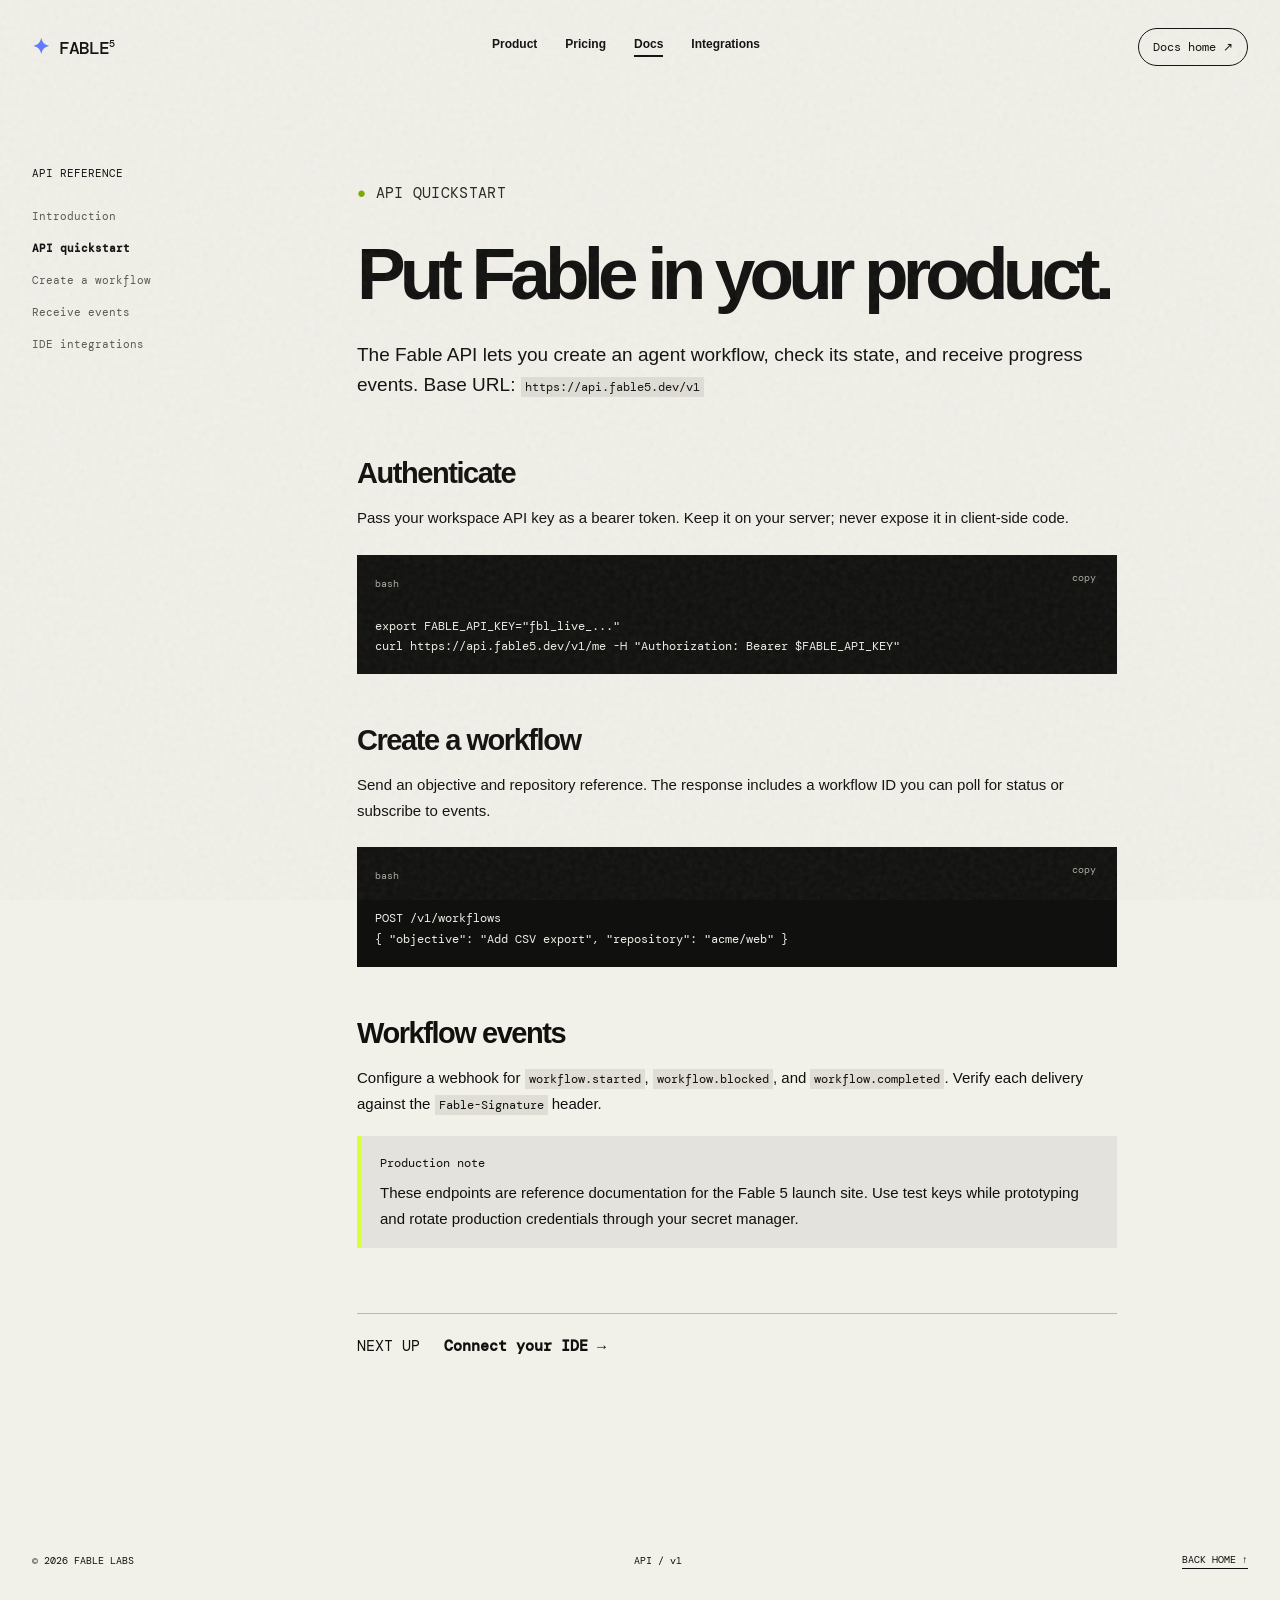
<file: api.html>
﻿<!doctype html><html lang="en"><head><meta charset="utf-8"><meta name="viewport" content="width=device-width,initial-scale=1"><title>API reference — Fable 5</title><link rel="preconnect" href="https://fonts.googleapis.com"><link rel="preconnect" href="https://fonts.gstatic.com" crossorigin><link href="https://fonts.googleapis.com/css2?family=DM+Mono:wght@400;500;600;700;800&display=swap" rel="stylesheet"><link rel="stylesheet" href="style.css"></head><body class="docs"><div class="noise"></div><header class="nav shell"><a class="brand" href="index.html"><b>✦</b> FABLE<sup>5</sup></a><nav><a href="index.html">Product</a><a href="pricing.html">Pricing</a><a class="on" href="docs.html">Docs</a><a href="integrations.html">Integrations</a></nav><a class="button small" href="docs.html">Docs home ↗</a></header><main class="shell docs-layout"><aside><p>API REFERENCE</p><a href="docs.html">Introduction</a><a class="selected" href="api.html">API quickstart</a><a href="#create">Create a workflow</a><a href="#events">Receive events</a><a href="integrations.html">IDE integrations</a></aside><article class="doc"><p class="eyebrow">● API QUICKSTART</p><h1>Put Fable in your product.</h1><p class="intro">The Fable API lets you create an agent workflow, check its state, and receive progress events. Base URL: <code>https://api.fable5.dev/v1</code></p><h2>Authenticate</h2><p>Pass your workspace API key as a bearer token. Keep it on your server; never expose it in client-side code.</p><div class="code"><span>bash</span><button>copy</button><pre>export FABLE_API_KEY="fbl_live_..."<br>curl https://api.fable5.dev/v1/me -H "Authorization: Bearer $FABLE_API_KEY"</pre></div><h2 id="create">Create a workflow</h2><p>Send an objective and repository reference. The response includes a workflow ID you can poll for status or subscribe to events.</p><div class="code"><span>bash</span><button>copy</button><pre>POST /v1/workflows<br>{ "objective": "Add CSV export", "repository": "acme/web" }</pre></div><h2 id="events">Workflow events</h2><p>Configure a webhook for <code>workflow.started</code>, <code>workflow.blocked</code>, and <code>workflow.completed</code>. Verify each delivery against the <code>Fable-Signature</code> header.</p><div class="callout"><b>Production note</b><p>These endpoints are reference documentation for the Fable 5 launch site. Use test keys while prototyping and rotate production credentials through your secret manager.</p></div><hr><p class="next">NEXT UP <a href="integrations.html">Connect your IDE →</a></p></article></main><footer class="shell"><span>© 2026 FABLE LABS</span><span>API / v1</span><a href="index.html">BACK HOME ↑</a></footer><script src="script.js"></script></body></html>
</file>
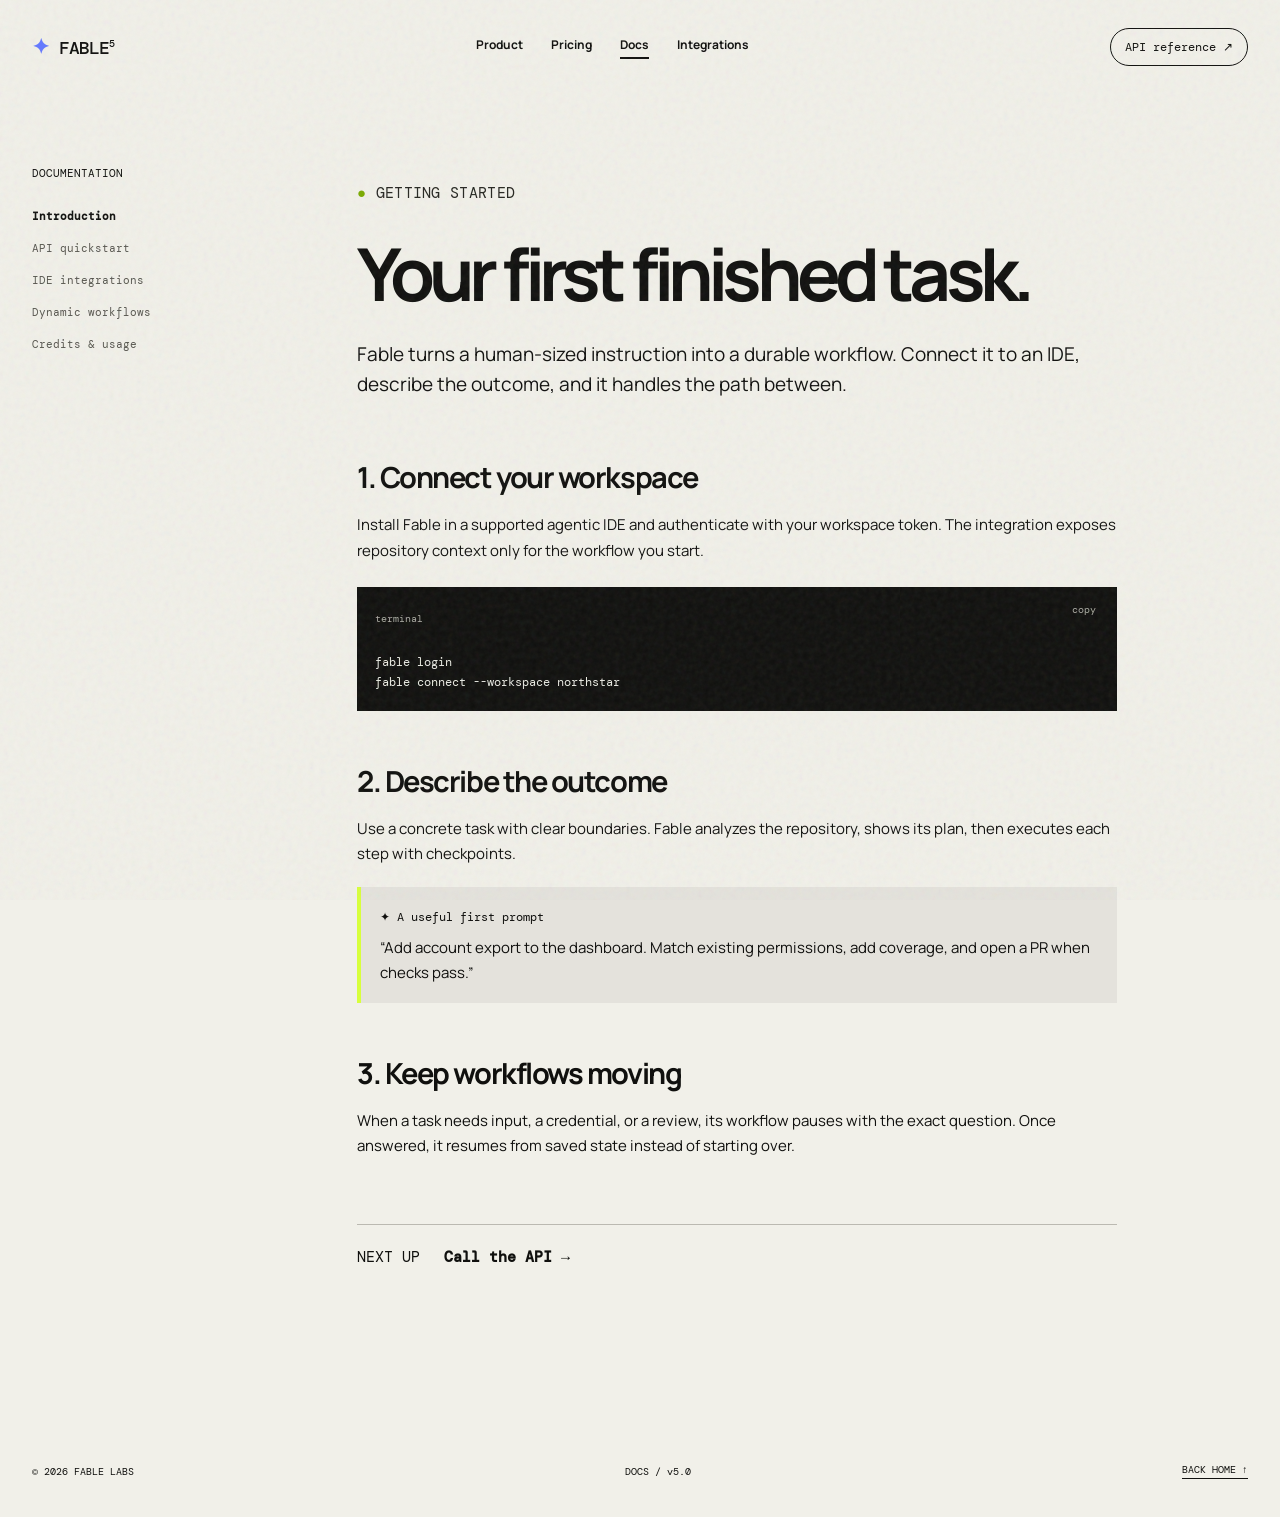
<file: docs.html>
﻿<!doctype html><html lang="en"><head><meta charset="utf-8"><meta name="viewport" content="width=device-width,initial-scale=1"><title>Documentation — Fable 5</title><link rel="preconnect" href="https://fonts.googleapis.com"><link rel="preconnect" href="https://fonts.gstatic.com" crossorigin><link href="https://fonts.googleapis.com/css2?family=DM+Mono:wght@400;500&family=Manrope:wght@400;500;600;700;800&display=swap" rel="stylesheet"><link rel="stylesheet" href="style.css"></head><body class="docs"><div class="noise"></div><header class="nav shell"><a class="brand" href="index.html"><b>✦</b> FABLE<sup>5</sup></a><nav><a href="index.html">Product</a><a href="pricing.html">Pricing</a><a class="on" href="docs.html">Docs</a><a href="integrations.html">Integrations</a></nav><a class="button small" href="api.html">API reference ↗</a></header><main class="shell docs-layout"><aside><p>DOCUMENTATION</p><a class="selected" href="docs.html">Introduction</a><a href="api.html">API quickstart</a><a href="integrations.html">IDE integrations</a><a href="#workflows">Dynamic workflows</a><a href="#credits">Credits &amp; usage</a></aside><article class="doc"><p class="eyebrow">● GETTING STARTED</p><h1>Your first finished task.</h1><p class="intro">Fable turns a human-sized instruction into a durable workflow. Connect it to an IDE, describe the outcome, and it handles the path between.</p><h2>1. Connect your workspace</h2><p>Install Fable in a supported agentic IDE and authenticate with your workspace token. The integration exposes repository context only for the workflow you start.</p><div class="code"><span>terminal</span><button>copy</button><pre>fable login<br>fable connect --workspace northstar</pre></div><h2>2. Describe the outcome</h2><p>Use a concrete task with clear boundaries. Fable analyzes the repository, shows its plan, then executes each step with checkpoints.</p><div class="callout"><b>✦ A useful first prompt</b><p>“Add account export to the dashboard. Match existing permissions, add coverage, and open a PR when checks pass.”</p></div><h2 id="workflows">3. Keep workflows moving</h2><p>When a task needs input, a credential, or a review, its workflow pauses with the exact question. Once answered, it resumes from saved state instead of starting over.</p><hr><p class="next">NEXT UP <a href="api.html">Call the API →</a></p></article></main><footer class="shell"><span>© 2026 FABLE LABS</span><span>DOCS / v5.0</span><a href="index.html">BACK HOME ↑</a></footer><script src="script.js"></script></body></html>
</file>
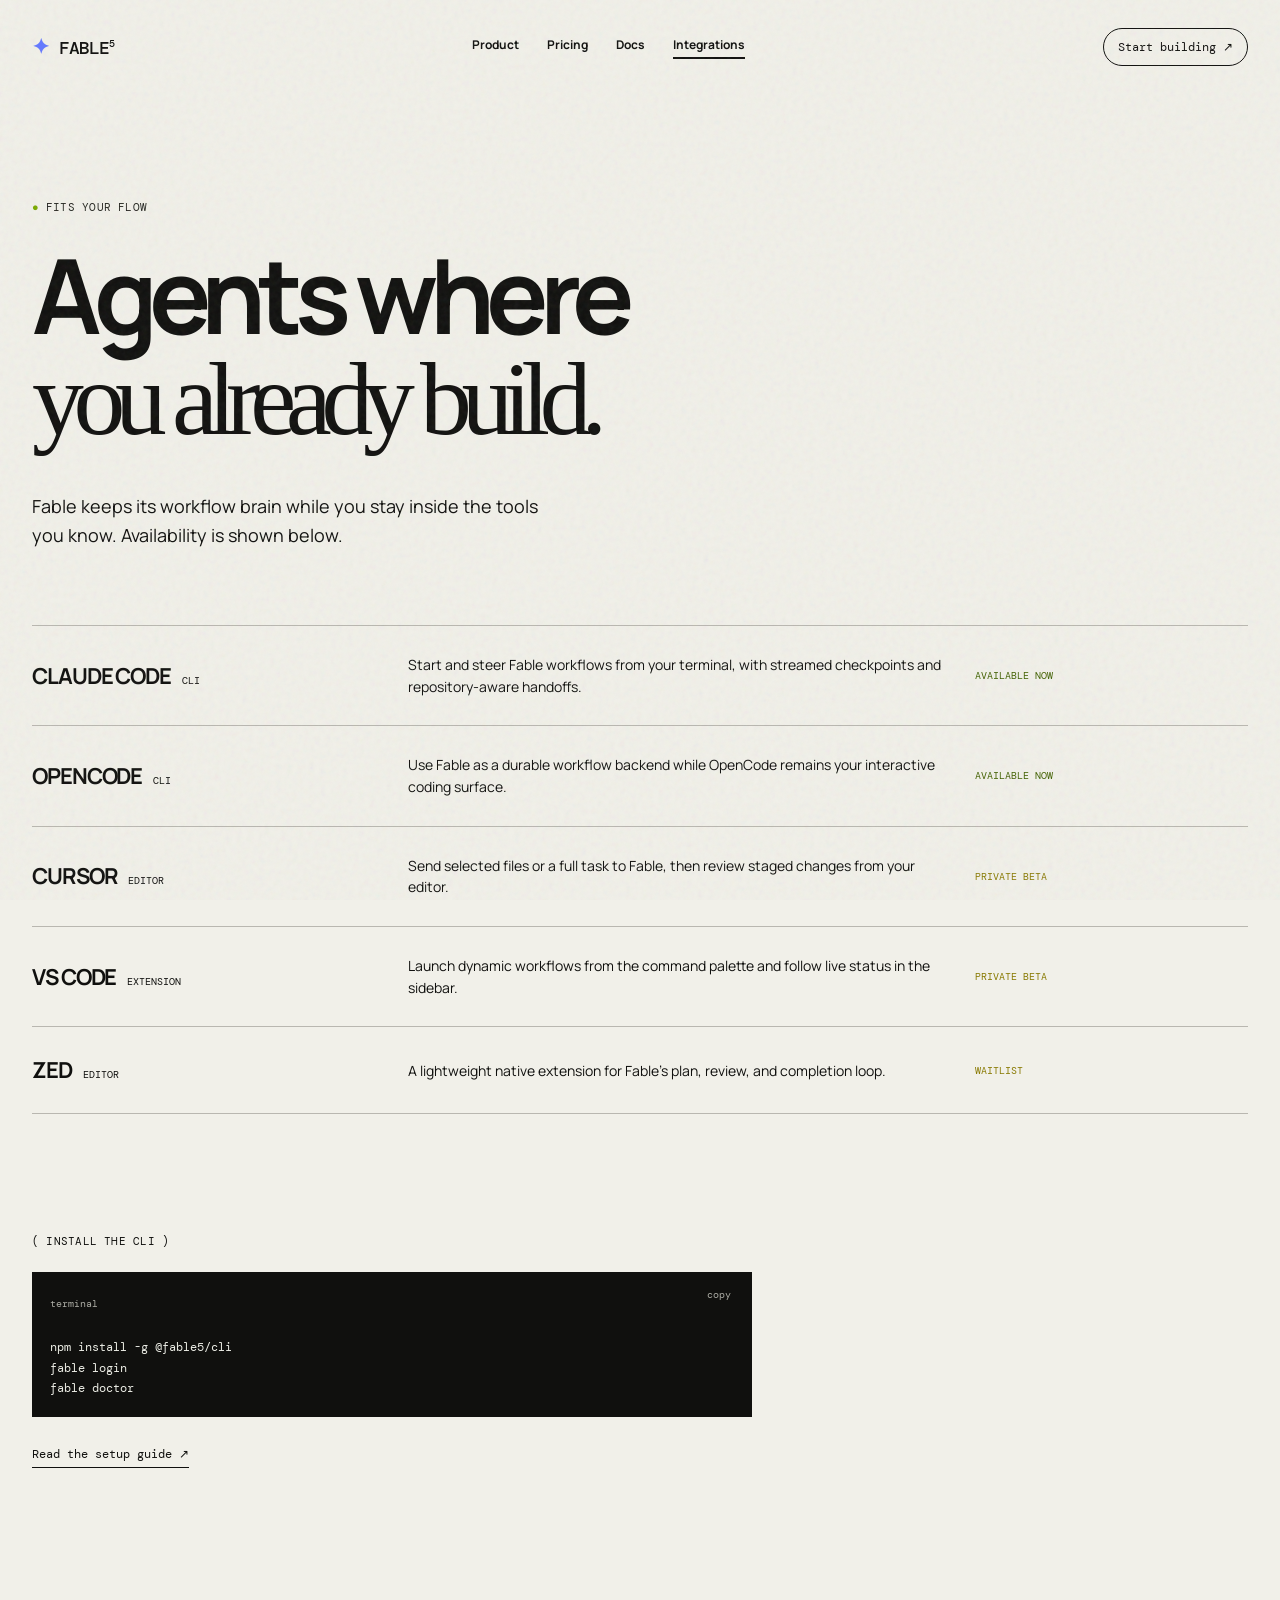
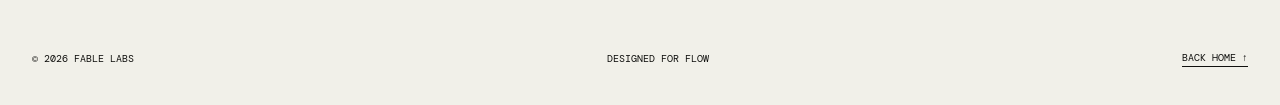
<file: integrations.html>
﻿<!doctype html><html lang="en"><head><meta charset="utf-8"><meta name="viewport" content="width=device-width,initial-scale=1"><title>Integrations — Fable 5</title><link rel="preconnect" href="https://fonts.googleapis.com"><link rel="preconnect" href="https://fonts.gstatic.com" crossorigin><link href="https://fonts.googleapis.com/css2?family=DM+Mono:wght@400;500&family=Manrope:wght@400;500;600;700;800&display=swap" rel="stylesheet"><link rel="stylesheet" href="style.css"></head><body class="inside"><div class="noise"></div><header class="nav shell"><a class="brand" href="index.html"><b>✦</b> FABLE<sup>5</sup></a><nav><a href="index.html">Product</a><a href="pricing.html">Pricing</a><a href="docs.html">Docs</a><a class="on" href="integrations.html">Integrations</a></nav><a class="button small" href="docs.html">Start building ↗</a></header><main class="shell page"><p class="eyebrow">● FITS YOUR FLOW</p><h1>Agents where<br><em>you already build.</em></h1><p class="lede">Fable keeps its workflow brain while you stay inside the tools you know. Availability is shown below.</p><section class="integrations"><article><div><b>CLAUDE CODE</b><span>CLI</span></div><p>Start and steer Fable workflows from your terminal, with streamed checkpoints and repository-aware handoffs.</p><strong>AVAILABLE NOW</strong></article><article><div><b>OPENCODE</b><span>CLI</span></div><p>Use Fable as a durable workflow backend while OpenCode remains your interactive coding surface.</p><strong>AVAILABLE NOW</strong></article><article><div><b>CURSOR</b><span>EDITOR</span></div><p>Send selected files or a full task to Fable, then review staged changes from your editor.</p><strong class="soon">PRIVATE BETA</strong></article><article><div><b>VS CODE</b><span>EXTENSION</span></div><p>Launch dynamic workflows from the command palette and follow live status in the sidebar.</p><strong class="soon">PRIVATE BETA</strong></article><article><div><b>ZED</b><span>EDITOR</span></div><p>A lightweight native extension for Fable’s plan, review, and completion loop.</p><strong class="soon">WAITLIST</strong></article></section><section class="install"><p class="label">( INSTALL THE CLI )</p><div class="code"><span>terminal</span><button>copy</button><pre>npm install -g @fable5/cli<br>fable login<br>fable doctor</pre></div><a class="text-link" href="docs.html">Read the setup guide ↗</a></section></main><footer class="shell"><span>© 2026 FABLE LABS</span><span>DESIGNED FOR FLOW</span><a href="index.html">BACK HOME ↑</a></footer><script src="script.js"></script></body></html>
</file>
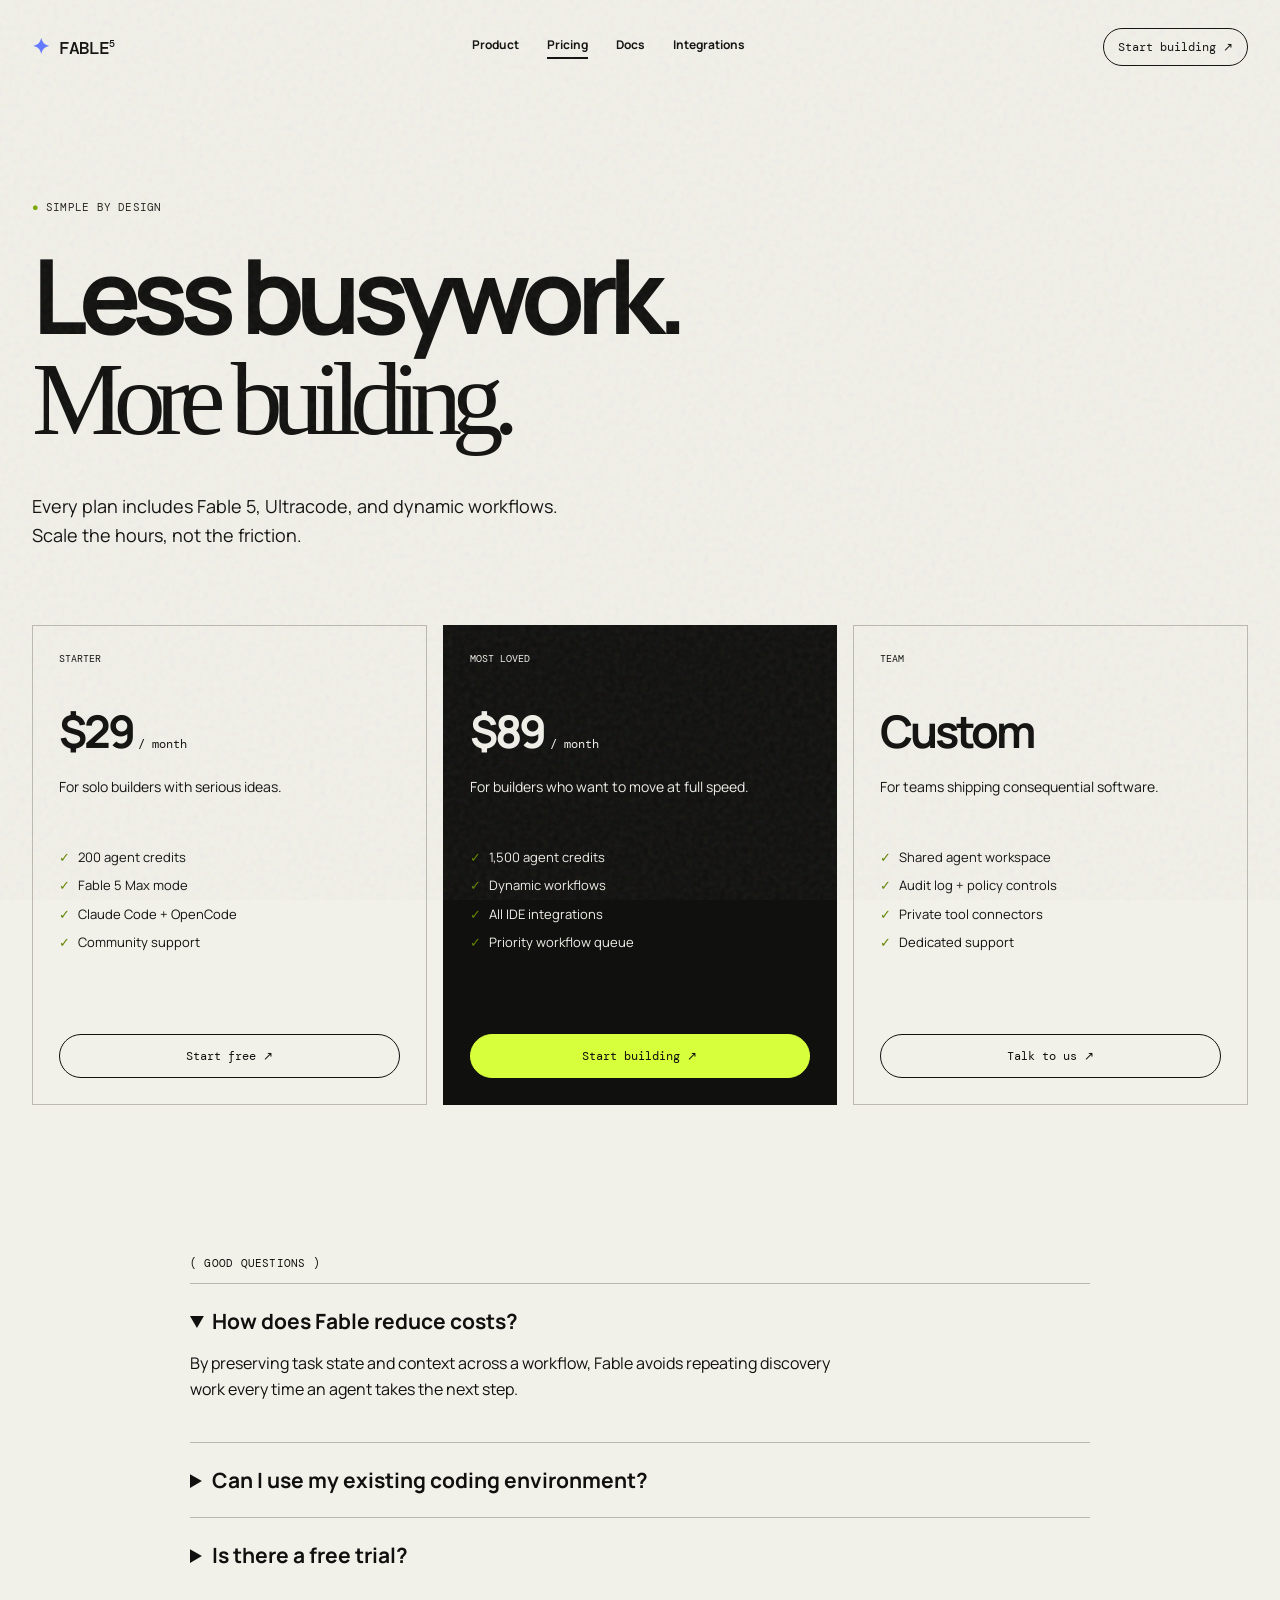
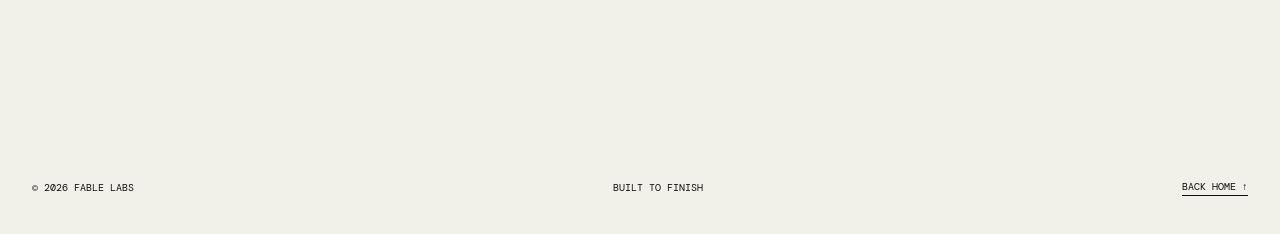
<file: pricing.html>
﻿<!doctype html><html lang="en"><head><meta charset="utf-8"><meta name="viewport" content="width=device-width,initial-scale=1"><title>Pricing — Fable 5</title><link rel="preconnect" href="https://fonts.googleapis.com"><link rel="preconnect" href="https://fonts.gstatic.com" crossorigin><link href="https://fonts.googleapis.com/css2?family=DM+Mono:wght@400;500&family=Manrope:wght@400;500;600;700;800&display=swap" rel="stylesheet"><link rel="stylesheet" href="style.css"></head><body class="inside"><div class="noise"></div><header class="nav shell"><a class="brand" href="index.html"><b>✦</b> FABLE<sup>5</sup></a><nav><a href="index.html">Product</a><a class="on" href="pricing.html">Pricing</a><a href="docs.html">Docs</a><a href="integrations.html">Integrations</a></nav><a class="button small" href="docs.html">Start building ↗</a></header><main class="shell page"><p class="eyebrow">● SIMPLE BY DESIGN</p><h1>Less busywork.<br><em>More building.</em></h1><p class="lede">Every plan includes Fable 5, Ultracode, and dynamic workflows. Scale the hours, not the friction.</p><section class="plans"><article><span>STARTER</span><h2>$29 <small>/ month</small></h2><p>For solo builders with serious ideas.</p><ul><li>200 agent credits</li><li>Fable 5 Max mode</li><li>Claude Code + OpenCode</li><li>Community support</li></ul><a class="button" href="docs.html">Start free ↗</a></article><article class="chosen"><span>MOST LOVED</span><h2>$89 <small>/ month</small></h2><p>For builders who want to move at full speed.</p><ul><li>1,500 agent credits</li><li>Dynamic workflows</li><li>All IDE integrations</li><li>Priority workflow queue</li></ul><a class="button" href="docs.html">Start building ↗</a></article><article><span>TEAM</span><h2>Custom</h2><p>For teams shipping consequential software.</p><ul><li>Shared agent workspace</li><li>Audit log + policy controls</li><li>Private tool connectors</li><li>Dedicated support</li></ul><a class="button" href="mailto:hello@fable5.dev">Talk to us ↗</a></article></section><section class="faq"><p class="label">( GOOD QUESTIONS )</p><details open><summary>How does Fable reduce costs?</summary><p>By preserving task state and context across a workflow, Fable avoids repeating discovery work every time an agent takes the next step.</p></details><details><summary>Can I use my existing coding environment?</summary><p>Yes. Fable connects to the tools your team already prefers. See the integrations guide for availability.</p></details><details><summary>Is there a free trial?</summary><p>Every new workspace starts with 50 credits. No card required.</p></details></section></main><footer class="shell"><span>© 2026 FABLE LABS</span><span>BUILT TO FINISH</span><a href="index.html">BACK HOME ↑</a></footer></body></html>
</file>
<file: style.css>
﻿:root{--ink:#10100e;--paper:#f1f0e9;--lime:#d7ff3c;--blue:#6278ff;--mono:'DM Mono',monospace}*{box-sizing:border-box}html{scroll-behavior:smooth}body{margin:0;background:var(--paper);color:var(--ink);font-family:Manrope,Arial,sans-serif}.shell{width:min(1320px,calc(100% - 64px));margin:auto}.noise{position:fixed;inset:0;z-index:9;pointer-events:none;opacity:.07;background-image:url("data:image/svg+xml,%3Csvg viewBox='0 0 180 180' xmlns='http://www.w3.org/2000/svg'%3E%3Cfilter id='n'%3E%3CfeTurbulence type='fractalNoise' baseFrequency='.9' numOctaves='4'/%3E%3C/filter%3E%3Crect width='100%25' height='100%25' filter='url(%23n)'/%3E%3C/svg%3E")}.glow{position:fixed;z-index:-1;width:350px;height:350px;background:radial-gradient(circle,rgba(215,255,60,.19),transparent 68%);pointer-events:none;transform:translate(-50%,-50%)}.nav{height:94px;display:flex;align-items:center;justify-content:space-between}.brand{font:500 18px var(--mono);text-decoration:none;color:inherit;letter-spacing:-1px}.brand b{color:var(--blue);font-size:21px}.brand sup{font-size:10px}.nav nav{display:flex;gap:28px}.nav nav a,a{color:inherit;text-decoration:none}.nav nav a{font-size:12px;font-weight:700}.nav .on{border-bottom:2px solid var(--ink);padding-bottom:4px}.button{display:inline-block;border:1px solid var(--ink);padding:13px 16px;border-radius:40px;font:12px var(--mono)}.button:hover{background:var(--ink);color:var(--paper)}.small{padding:10px 14px}.eyebrow,.label{font:11px var(--mono);letter-spacing:.02em}.eyebrow{color:#262621}.eyebrow:first-letter{color:#7baa00}.hero{min-height:760px;position:relative;overflow:hidden;padding-top:65px}.hero h1,.page h1{font-size:clamp(60px,8.1vw,126px);letter-spacing:-.08em;line-height:.89;margin:38px 0;position:relative;z-index:1}.hero h1 em,.page h1 em,.loop h2 em,.cta h2 em{font:400 1em Georgia,serif;letter-spacing:-.1em}.hero-bottom{position:relative;z-index:2;display:flex;justify-content:space-between;align-items:end}.hero-bottom p{width:300px;font-size:15px;line-height:1.6}.disc{width:118px;height:118px;border-radius:50%;background:var(--lime);font:10px var(--mono);padding:38px 0 0 23px;position:relative}.disc b{position:absolute;right:17px;bottom:15px;font-size:22px}.cosmos{position:absolute;width:590px;height:590px;right:-65px;top:105px}.cosmos i{position:absolute;inset:105px 0;border:1px solid rgba(0,0,0,.25);border-radius:50%;transform:rotate(-25deg);animation:spin 18s linear infinite}.cosmos i:nth-child(2){inset:65px;border-color:rgba(0,0,0,.13);animation-direction:reverse;animation-duration:25s}.cosmos div{position:absolute;inset:180px;border-radius:50%;background:radial-gradient(circle at 32% 25%,#edffc5 0 4%,#707c38 18%,#202610 40%,#d6ff3c 59%,#6b7aff 75%,#191919 84%);display:grid;place-items:center;font:37px var(--mono);box-shadow:inset -28px -28px 60px #14140e,18px 25px 48px #777}.cosmos b{position:absolute;width:15px;height:15px;background:var(--blue);border-radius:50%;left:190px;top:80px;box-shadow:0 0 28px 8px #6f80ff}.hero-note{position:absolute;bottom:40px;left:0;font:10px var(--mono)}.stats{background:var(--ink);color:var(--paper);padding:55px 0}.stats .shell{display:flex;gap:9%;align-items:end}.stats article{display:flex;align-items:center;gap:15px}.stats b{font-size:62px;letter-spacing:-.09em}.stats span,.stats small{font:11px var(--mono);line-height:1.5}.stats small{margin-left:auto;opacity:.7}.features{padding:160px 0;display:grid;grid-template-columns:repeat(3,1fr);gap:18px;position:relative}.features .label{position:absolute;top:115px}.card{height:500px;padding:25px;position:relative;overflow:hidden}.card span{font:10px var(--mono);position:relative;z-index:2}.card h2{font-size:48px;line-height:.9;letter-spacing:-.07em;position:relative;z-index:2;margin:26px 0}.card p{font-size:14px;line-height:1.6;max-width:280px;position:relative;z-index:2}.lime{background:var(--lime)}.lime>b{font-size:115px;position:absolute;right:-16px;bottom:-35px}.black{background:var(--ink);color:var(--paper)}.black code{position:absolute;left:25px;right:25px;bottom:25px;background:#252522;padding:16px;font:11px var(--mono);line-height:1.8}.black strong{color:var(--lime);font-weight:400}.photo{color:#fff;background:#222}.photo img{position:absolute;inset:0;width:100%;height:100%;object-fit:cover;opacity:.72;transition:transform .6s}.photo:hover img{transform:scale(1.07)}.loop{padding:0 0 160px}.loop h2,.cta h2{font-size:clamp(54px,7.6vw,112px);letter-spacing:-.08em;line-height:.9;margin:38px 0 80px}.loop>div{display:grid;grid-template-columns:repeat(3,1fr);border-top:1px solid #b9b8b1}.loop article{padding:24px 35px 20px 0;border-right:1px solid #b9b8b1}.loop article+article{padding-left:25px}.loop article:last-child{border:0}.loop article>b{font:11px var(--mono)}.loop h3{font-size:29px;letter-spacing:-.05em;margin:55px 0 10px}.loop p{font-size:14px;line-height:1.6;max-width:250px}.text-link{font:12px var(--mono);border-bottom:1px solid;padding-bottom:5px}.tools{background:#dfddd5;padding:44px 0}.tools p{font:10px var(--mono)}.tools .shell>div{display:flex;justify-content:space-between;align-items:center}.tools b{font-size:20px;letter-spacing:-.06em;line-height:.9}.cta{position:relative;overflow:hidden;background:var(--blue);color:#f5f3ed;min-height:590px}.cta>.shell{padding-top:105px;position:relative;z-index:1}.cta h2{margin:52px 0}.email{font:clamp(18px,2vw,28px) var(--mono);border-bottom:2px solid;padding-bottom:8px}.rings{position:absolute;width:700px;height:700px;border:1px solid rgba(255,255,255,.35);border-radius:50%;right:-130px;bottom:-330px;box-shadow:0 0 0 90px rgba(255,255,255,.08),0 0 0 180px rgba(255,255,255,.04);animation:breathe 7s ease-in-out infinite}footer{min-height:92px;display:flex;align-items:center;justify-content:space-between;font:10px var(--mono)}footer a{border-bottom:1px solid;padding-bottom:2px}.inside .page{padding:95px 0 150px}.page h1{margin:34px 0}.lede{max-width:530px;font-size:18px;line-height:1.6}.plans{display:grid;grid-template-columns:repeat(3,1fr);gap:16px;margin-top:75px}.plans article{border:1px solid #bbb9b1;padding:26px;min-height:480px;display:flex;flex-direction:column}.plans .chosen{background:var(--ink);color:var(--paper);border-color:var(--ink)}.plans span,.integrations strong{font:10px var(--mono)}.plans h2{font-size:45px;letter-spacing:-.07em;margin:35px 0 0}.plans h2 small{font:12px var(--mono);letter-spacing:0}.plans p{font-size:14px;line-height:1.55}.plans ul{padding:18px 0 0;list-style:none;font-size:13px;line-height:2.2}.plans li:before{content:'✓';color:#638500;margin-right:8px}.plans .button{margin-top:auto;text-align:center}.chosen .button{background:var(--lime);color:var(--ink);border-color:var(--lime)}.faq{margin:150px auto 0;max-width:900px}.faq details{border-top:1px solid #b8b7af;padding:23px 0}.faq summary{font-size:21px;font-weight:700;cursor:pointer}.faq p{max-width:650px;line-height:1.6}.docs-layout{display:grid;grid-template-columns:225px 1fr;gap:100px;padding:72px 0 140px}.docs aside{font:11px var(--mono);position:sticky;top:20px;height:max-content}.docs aside p{margin:0 0 20px}.docs aside a{display:block;padding:9px 0;color:#57564f}.docs aside .selected{color:var(--ink);font-weight:700}.doc{max-width:760px}.doc h1{font-size:clamp(46px,5.7vw,83px);letter-spacing:-.08em;line-height:.9;margin:34px 0}.doc .intro{font-size:19px;line-height:1.55;margin-bottom:58px}.doc h2{font-size:29px;letter-spacing:-.05em;margin:50px 0 10px}.doc p{line-height:1.7;font-size:15px}.doc code{font:12px var(--mono);background:#dfddd6;padding:2px 4px}.code{background:var(--ink);color:#ecede5;margin:24px 0;padding:18px;position:relative}.code span,.code button{font:10px var(--mono);color:#acaca4}.code button{border:0;background:transparent;position:absolute;right:15px;top:15px;cursor:pointer}.code pre{font:12px/1.7 var(--mono);white-space:pre-wrap;margin:25px 0 0}.callout{border-left:4px solid var(--lime);background:#e4e2dc;padding:17px 19px;margin-top:20px}.callout b{font:12px var(--mono)}.callout p{margin:9px 0 0}.doc hr{border:0;border-top:1px solid #bbb9b1;margin:65px 0 20px}.next{font:11px var(--mono)}.next a{margin-left:15px;font-weight:700}.integrations{margin-top:75px;border-top:1px solid #b9b7b0}.integrations article{display:grid;grid-template-columns:1.3fr 2fr 1fr;gap:20px;align-items:center;border-bottom:1px solid #b9b7b0;padding:28px 0}.integration-name{display:flex}.integrations article div>b{font-size:22px;letter-spacing:-.05em}.integrations article span{font:10px var(--mono);margin-left:11px}.integrations article p{font-size:14px;line-height:1.55;margin:0}.integrations strong{color:#426100}.integrations .soon{color:#887900}.install{margin-top:120px;max-width:720px}.install .label{margin-bottom:22px}@keyframes spin{to{transform:rotate(335deg)}}@keyframes breathe{50%{transform:scale(1.08)}}@media(max-width:760px){.shell{width:calc(100% - 36px)}.nav{height:72px}.nav nav{display:none}.hero{min-height:660px;padding-top:58px}.hero h1{margin:31px 0}.hero-bottom p{width:210px;font-size:13px}.disc{width:95px;height:95px;padding:31px 0 0 16px}.cosmos{transform:scale(.62);transform-origin:top right;right:-168px;top:175px}.stats .shell{gap:20px;flex-wrap:wrap}.stats b{font-size:45px}.stats small{width:100%;margin:10px 0 0}.features{display:block;padding:110px 0}.features .label{position:static;margin-bottom:18px}.card{height:410px;margin-bottom:15px}.loop{padding-bottom:100px}.loop>div,.plans{grid-template-columns:1fr}.loop article,.loop article+article{padding:22px 0;border-right:0;border-bottom:1px solid #b9b8b1}.tools .shell>div{gap:20px;flex-wrap:wrap}.tools b{font-size:16px}.cta{min-height:470px}.cta>.shell{padding-top:75px}footer{padding:25px 0;gap:12px;flex-wrap:wrap}.inside .page{padding-top:65px}.plans{margin-top:50px}.plans article{min-height:400px}.docs-layout{display:block;padding-top:45px}.docs aside{position:static;display:flex;overflow:auto;gap:20px;margin-bottom:55px;white-space:nowrap}.docs aside p{display:none}.docs aside a{padding:0}.integrations article{grid-template-columns:1fr;gap:8px}.page h1{font-size:61px}}
</file>
